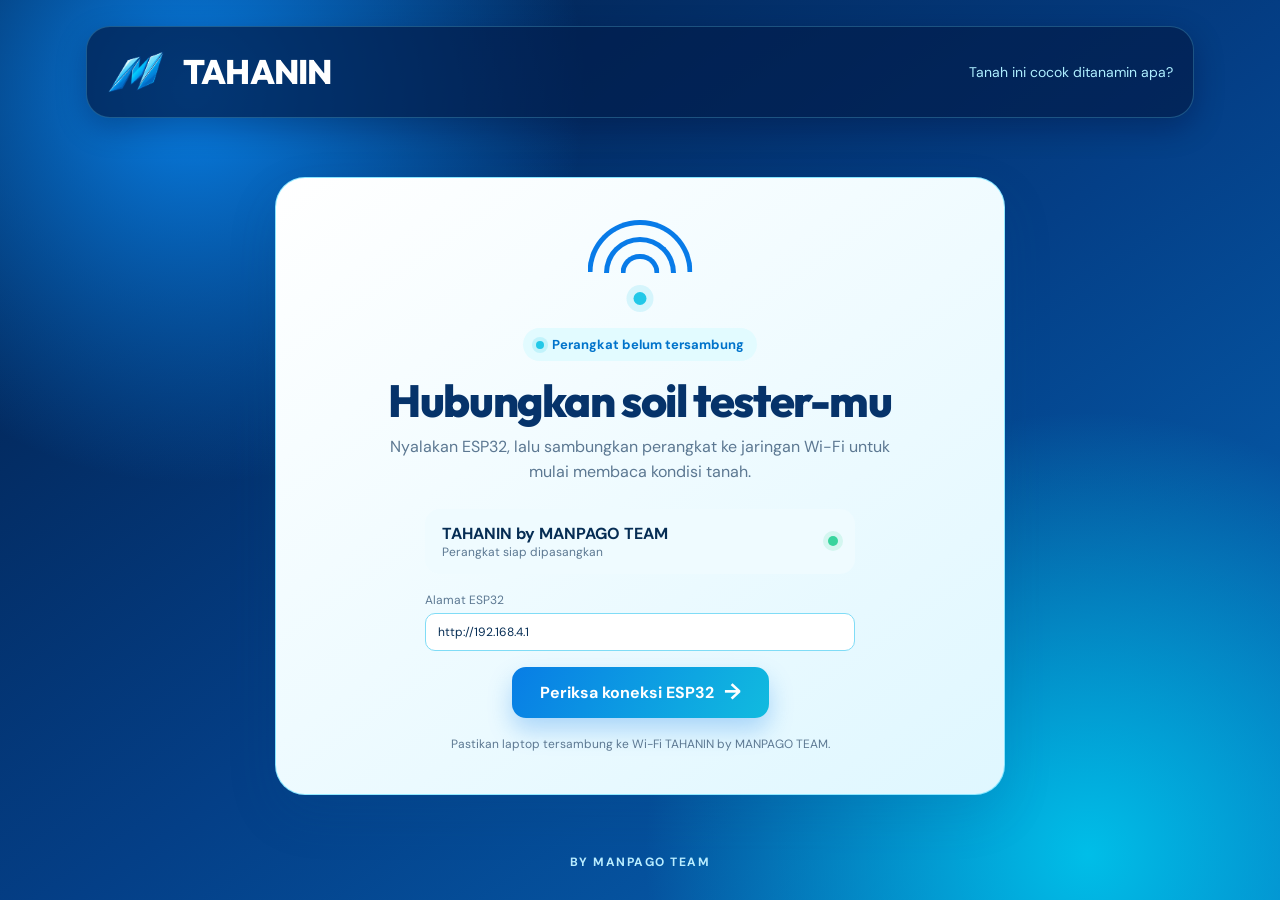
<file: index.html>
<!DOCTYPE html>
<html lang="id">
<head><meta charset="UTF-8" /><meta name="viewport" content="width=device-width, initial-scale=1.0" /><title>TAHANIN</title><link rel="stylesheet" href="styles.css" /></head>
<body>
  <div class="app-shell">
    <header class="topbar"><div class="logo" aria-label="Logo TAHANIN">TH</div><div class="title">TAHANIN</div><div class="subtitle">Tanah ini cocok ditanamin apa?</div></header>
    <main class="connect-page">
      <section class="connect-card" id="connectionCard">
        <div class="wifi-orb"><span></span><span></span><span></span><i></i></div><span class="eyebrow">Perangkat belum tersambung</span><h1>Hubungkan soil tester-mu</h1><p>Nyalakan ESP32, lalu sambungkan perangkat ke jaringan Wi-Fi untuk mulai membaca kondisi tanah.</p>
        <div class="network-row"><div><strong>TAHANIN by MANPAGO TEAM</strong><small>Perangkat siap dipasangkan</small></div><span class="status-dot"></span></div><label class="esp32-address" for="esp32Address">Alamat ESP32<input id="esp32Address" type="url" inputmode="url" placeholder="http://192.168.4.1" autocomplete="off"></label><button class="continue-button" id="connectButton" type="button">Periksa koneksi ESP32</button><small class="connect-note" id="connectNote">Pastikan laptop tersambung ke Wi-Fi TAHANIN by MANPAGO TEAM.</small>
      </section>
      <section class="mode-picker is-hidden" id="modePicker"><span class="eyebrow">Perangkat terhubung</span><h1>Apa yang ingin kamu lakukan?</h1><p>Pilih alur sesuai kebutuhanmu.</p><div class="cards compact-cards"><a class="card" href="analysis.html"><div class="card-icon">⌁</div><div class="card-title">Analisis Tanaman</div><div class="card-text">Dapatkan 5 rekomendasi tanaman yang cocok untuk tanahmu.</div><span class="card-link">Mulai analisis →</span></a><a class="card" href="guide.html"><div class="card-icon">✦</div><div class="card-title">Panduan Tanaman</div><div class="card-text">Temukan panduan perawatan yang sesuai kondisi tanahmu.</div><span class="card-link">Cari panduan →</span></a></div></section>
    </main><footer class="footer">BY MANPAGO TEAM</footer>
  </div>
  <script src="esp32-api.js"></script>
  <script>
    const button = document.getElementById('connectButton');
    const address = document.getElementById('esp32Address');
    const note = document.getElementById('connectNote');
    address.value = getEsp32BaseUrl();

    button.addEventListener('click', async () => {
      try {
        setEsp32BaseUrl(address.value);
      } catch (error) {
        note.textContent = error.message;
        return;
      }
      button.textContent = 'Memeriksa ESP32...';
      button.disabled = true;
      note.textContent = 'Menghubungi API ESP32...';
      try {
        await checkEsp32();
        document.getElementById('connectionCard').classList.add('is-hidden');
        document.getElementById('modePicker').classList.remove('is-hidden');
      } catch (error) {
        button.textContent = 'Coba periksa lagi';
        button.disabled = false;
        note.textContent = `ESP32 tidak merespons di ${getEsp32BaseUrl()}/api/status. Pastikan alamat IP dan endpoint API benar.`;
        console.error('Pengecekan ESP32 gagal:', error);
      }
    });
  </script>
</body>
</html>
</file>
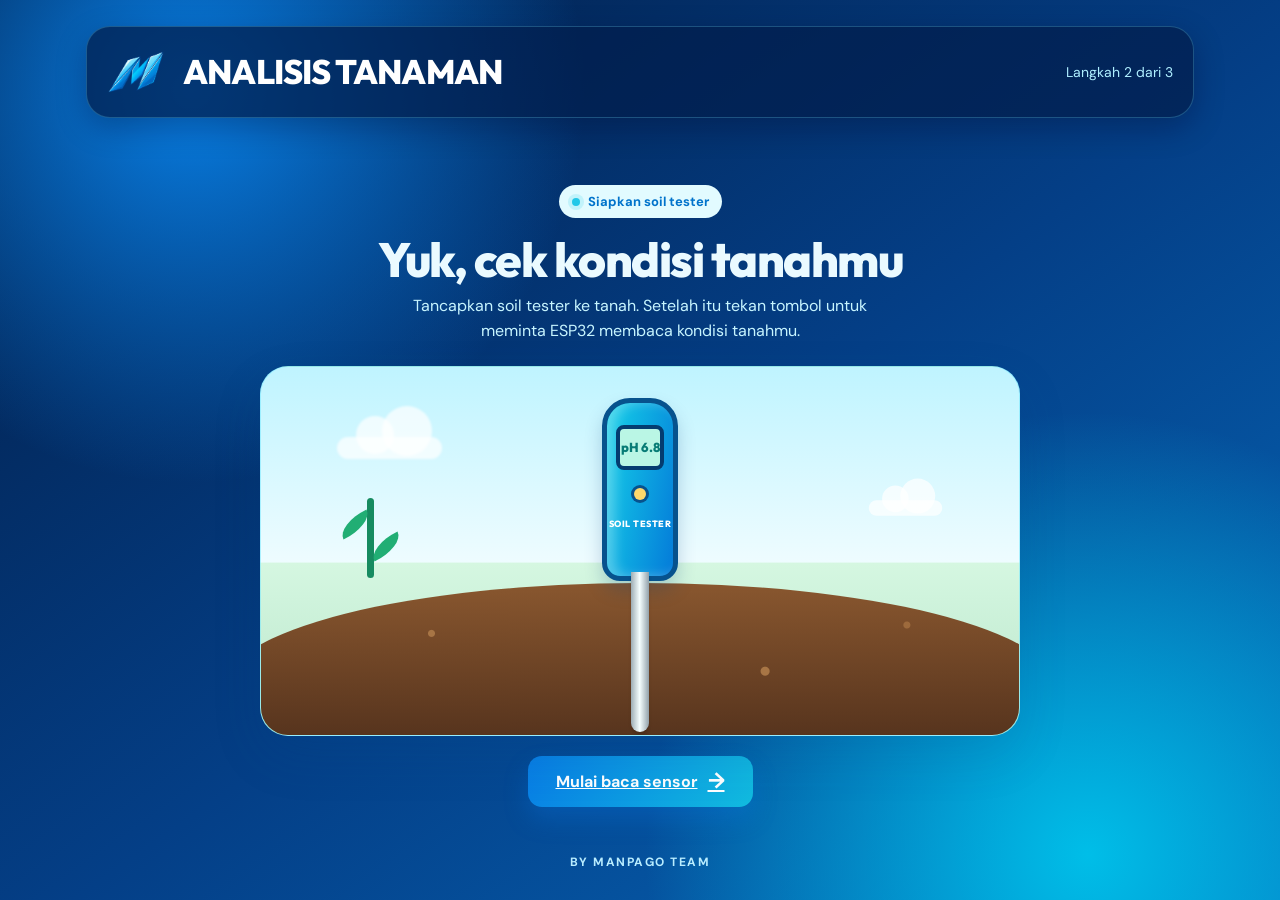
<file: analysis.html>
<!DOCTYPE html>
<html lang="id">
<head><meta charset="UTF-8"><meta name="viewport" content="width=device-width, initial-scale=1.0"><title>Analisis Tanah | TAHANIN</title><link rel="stylesheet" href="styles.css"></head>
<body class="test-page">
  <div class="app-frame">
    <header class="topbar"><a class="logo" href="index.html" aria-label="Kembali ke beranda">TH</a><div class="title">ANALISIS TANAMAN</div><div class="subtitle">Langkah 2 dari 3</div></header>
    <main class="test-hero"><section class="test-panel">
      <span class="eyebrow">Siapkan soil tester</span>
      <h1>Yuk, cek kondisi tanahmu</h1>
      <p>Tancapkan soil tester ke tanah. Setelah itu tekan tombol untuk meminta ESP32 membaca kondisi tanahmu.</p>
      <div class="soil-scene" aria-label="Animasi soil tester ditancapkan ke tanah"><div class="cloud one"></div><div class="cloud two"></div><div class="plant"></div><div class="tester"><div class="tester-body"><div class="tester-screen"></div><div class="tester-dot"></div><div class="tester-label">SOIL TESTER</div></div><div class="tester-prong"></div></div><div class="impact"></div><div class="soil"></div></div>
      <a class="continue-button" href="loading.html?mode=analysis">Mulai baca sensor</a>
    </section></main>
    <footer class="footer">BY MANPAGO TEAM</footer>
  </div>
</body>
</html>
</file>
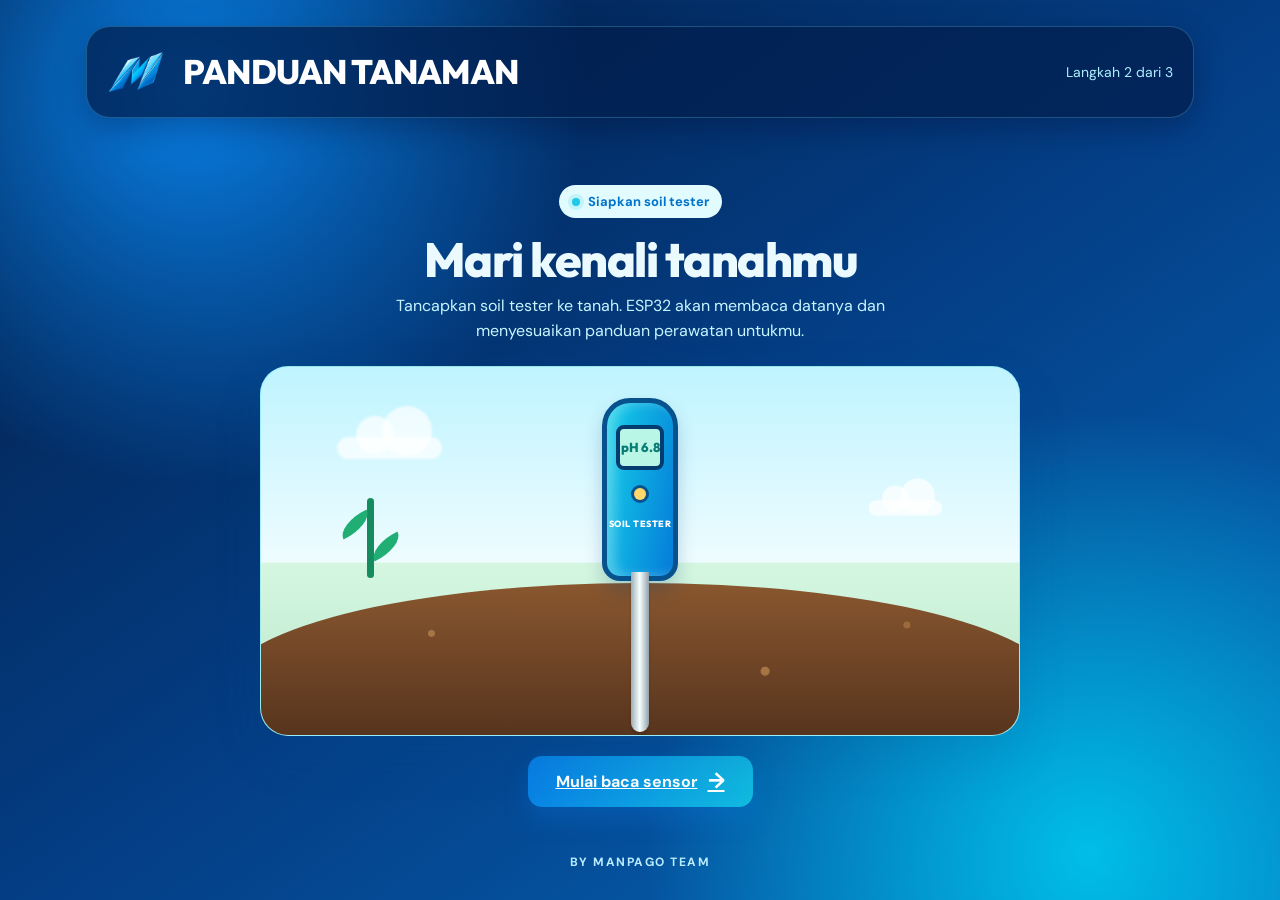
<file: guide.html>
<!DOCTYPE html>
<html lang="id">
<head><meta charset="UTF-8"><meta name="viewport" content="width=device-width, initial-scale=1.0"><title>Panduan Tanaman | TAHANIN</title><link rel="stylesheet" href="styles.css"></head>
<body class="test-page">
  <div class="app-frame">
    <header class="topbar"><a class="logo" href="index.html" aria-label="Kembali ke beranda">TH</a><div class="title">PANDUAN TANAMAN</div><div class="subtitle">Langkah 2 dari 3</div></header>
    <main class="test-hero"><section class="test-panel">
      <span class="eyebrow">Siapkan soil tester</span>
      <h1>Mari kenali tanahmu</h1>
      <p>Tancapkan soil tester ke tanah. ESP32 akan membaca datanya dan menyesuaikan panduan perawatan untukmu.</p>
      <div class="soil-scene" aria-label="Animasi soil tester ditancapkan ke tanah"><div class="cloud one"></div><div class="cloud two"></div><div class="plant"></div><div class="tester"><div class="tester-body"><div class="tester-screen"></div><div class="tester-dot"></div><div class="tester-label">SOIL TESTER</div></div><div class="tester-prong"></div></div><div class="impact"></div><div class="soil"></div></div>
      <a class="continue-button" href="loading.html?mode=guide">Mulai baca sensor</a>
    </section></main>
    <footer class="footer">BY MANPAGO TEAM</footer>
  </div>
</body>
</html>
</file>
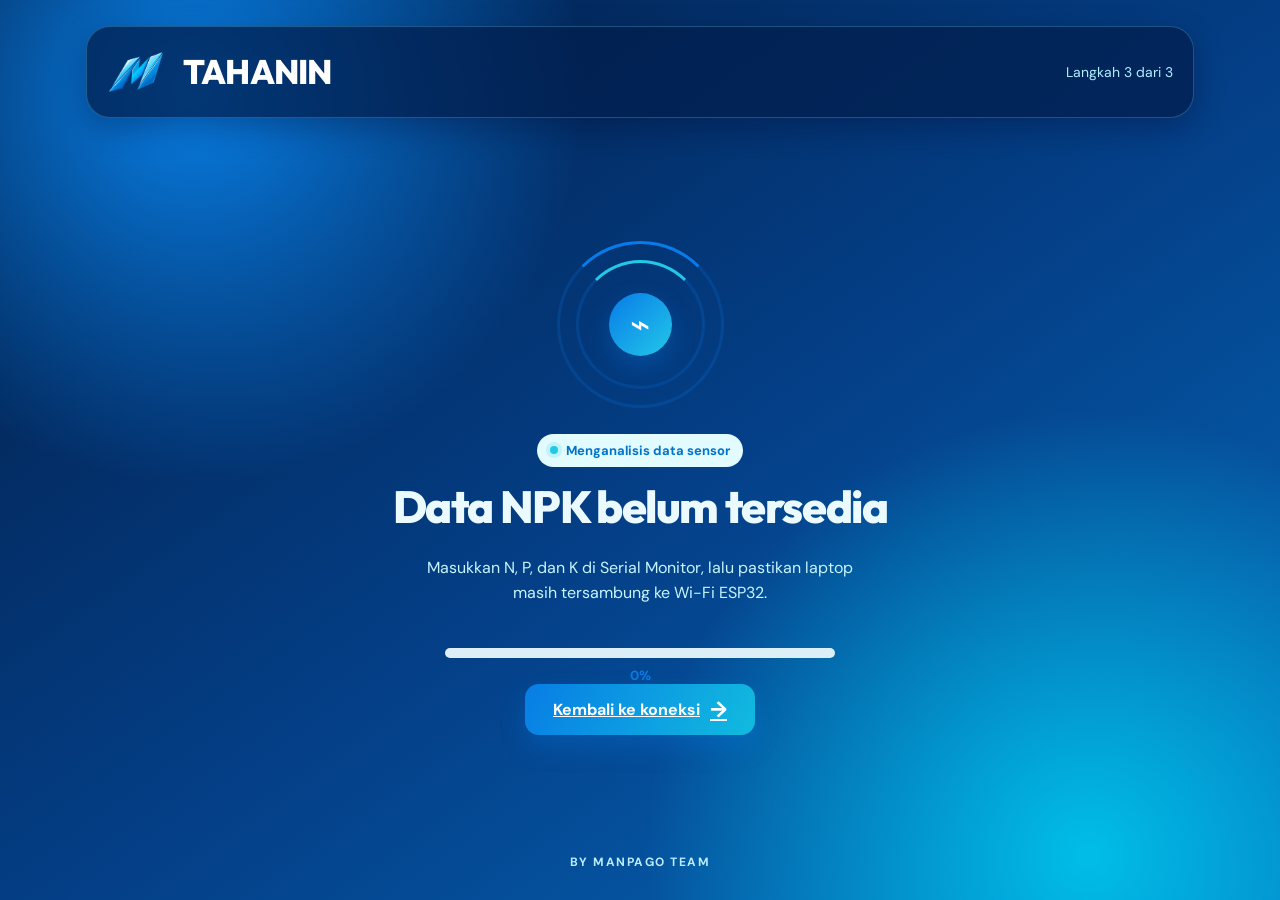
<file: loading.html>
<!DOCTYPE html>
<html lang="id">
<head>
  <meta charset="UTF-8">
  <meta name="viewport" content="width=device-width, initial-scale=1.0">
  <title>Memproses | TAHANIN</title>
  <link rel="stylesheet" href="styles.css">
</head>
<body>
  <div class="app-frame">
    <header class="topbar"><a class="logo" href="index.html" aria-label="Kembali">TH</a><div class="title">TAHANIN</div><div class="subtitle">Langkah 3 dari 3</div></header>
    <main class="loading-page">
      <div class="loading-visual"><div class="scan-ring"></div><div class="scan-ring ring-two"></div><div class="scan-core">⌁</div></div>
      <span class="eyebrow">Menganalisis data sensor</span>
      <h1 id="loadingTitle">Mencocokkan tanaman terbaik</h1>
      <p id="loadingText">Kami sedang membaca pH, nitrogen, fosfor, dan kalium dari tanahmu.</p>
      <div class="progress-track"><span id="progressBar"></span></div>
      <small id="progressNumber">0%</small>
    </main>
    <footer class="footer">BY MANPAGO TEAM</footer>
  </div>
  <script src="esp32-api.js"></script>
  <script>
    const mode = new URLSearchParams(location.search).get('mode') === 'guide' ? 'guide' : 'analysis';
    const copy = mode === 'guide'
      ? ['Mencari panduan terbaik', 'Kami sedang menyesuaikan panduan perawatan dengan data tanahmu.']
      : ['Mencocokkan tanaman terbaik', 'Kami sedang membaca pH, nitrogen, fosfor, dan kalium dari tanahmu.'];
    const title = document.getElementById('loadingTitle');
    const text = document.getElementById('loadingText');
    const bar = document.getElementById('progressBar');
    const number = document.getElementById('progressNumber');
    const setProgress = value => { bar.style.width = `${value}%`; number.textContent = `${value}%`; };

    title.textContent = copy[0];
    text.textContent = 'Masukkan nilai N, P, lalu K pada Serial Monitor ESP32.';
    setProgress(15);

    waitForEsp32Result(() => {
      text.textContent = 'Menunggu data NPK dari Serial Monitor...';
      setProgress(55);
    }).then(data => {
      localStorage.setItem('esp32Readings', JSON.stringify(data));
      setProgress(100);
      setTimeout(() => { location.href = `result.html?mode=${mode}`; }, 300);
    }).catch(() => {
      title.textContent = 'Data NPK belum tersedia';
      text.textContent = 'Masukkan N, P, dan K di Serial Monitor, lalu pastikan laptop masih tersambung ke Wi-Fi ESP32.';
      setProgress(0);
      const retry = document.createElement('a');
      retry.className = 'continue-button';
      retry.href = 'index.html';
      retry.textContent = 'Kembali ke koneksi';
      document.querySelector('.loading-page').appendChild(retry);
    });
  </script>
</body>
</html>
</file>
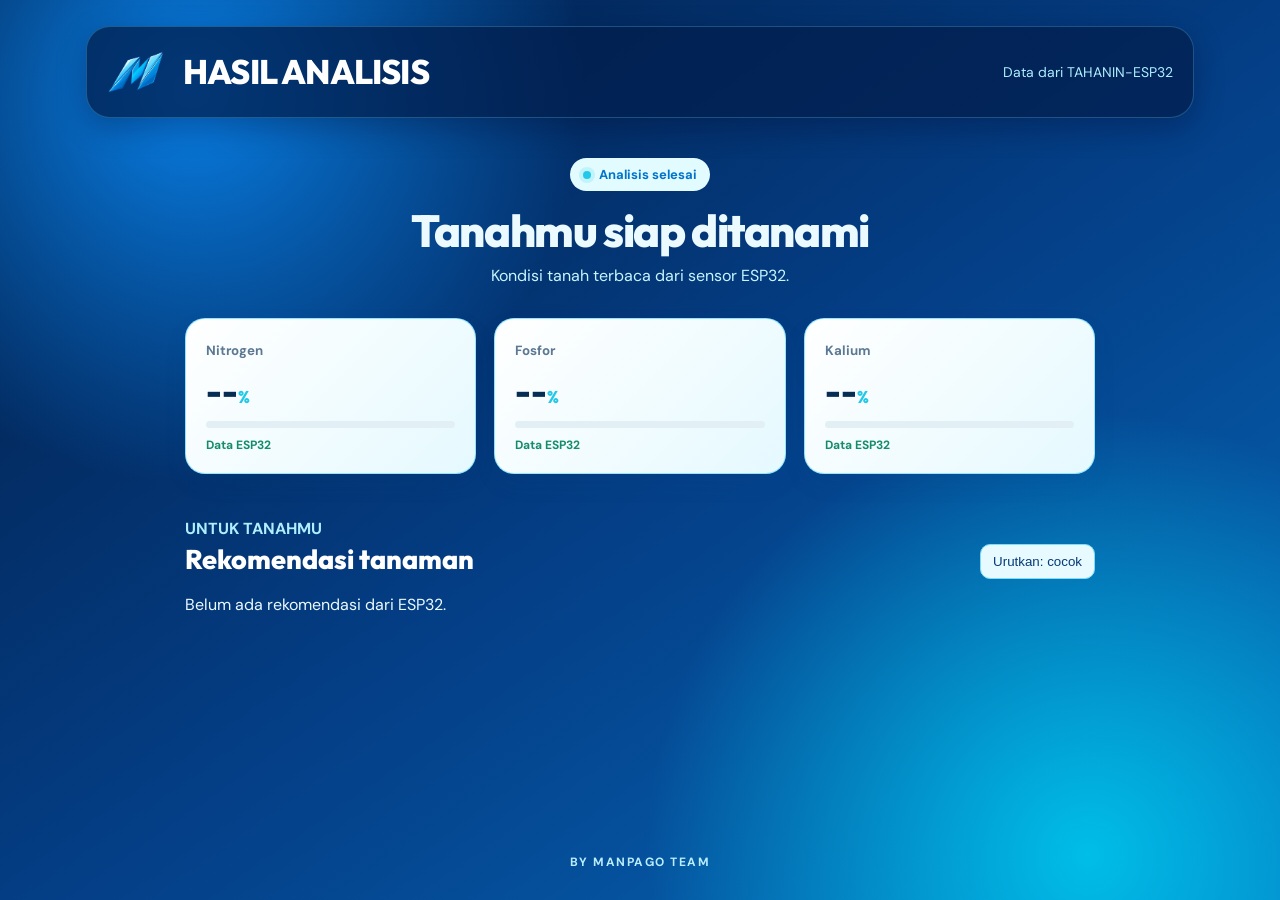
<file: result.html>
<!DOCTYPE html>
<html lang="id">
<head>
  <meta charset="UTF-8">
  <meta name="viewport" content="width=device-width, initial-scale=1.0">
  <title>Hasil Tanah | TAHANIN</title>
  <link rel="stylesheet" href="styles.css">
</head>
<body>
  <div class="app-frame result-frame">
    <header class="topbar"><a class="logo" href="index.html">TH</a><div class="title" id="resultTopTitle">HASIL ANALISIS</div><div class="subtitle">Data dari TAHANIN-ESP32</div></header>
    <main class="result-page">
      <section class="result-intro"><span class="eyebrow" id="resultEyebrow">Analisis selesai</span><h1 id="resultTitle">Tanahmu siap ditanami</h1><p id="resultText">Kondisi tanah terbaca dari sensor ESP32.</p></section>
      <section class="metric-grid">
        <article><small>Nitrogen</small><strong id="nitrogenValue">--<span>%</span></strong><div class="meter"><i id="nitrogenMeter" style="width:0%"></i></div><em>Data ESP32</em></article>
        <article><small>Fosfor</small><strong id="phosphorusValue">--<span>%</span></strong><div class="meter"><i id="phosphorusMeter" style="width:0%"></i></div><em>Data ESP32</em></article>
        <article><small>Kalium</small><strong id="potassiumValue">--<span>%</span></strong><div class="meter"><i id="potassiumMeter" style="width:0%"></i></div><em>Data ESP32</em></article>
      </section>
      <section id="recommendations"><div class="section-heading"><div><span>UNTUK TANAHMU</span><h2>Rekomendasi tanaman</h2></div><button class="filter-button" type="button">Urutkan: cocok</button></div><div class="plant-list" id="plantList"></div></section>
      <section class="guide-result is-hidden" id="guideResult"><h2>Panduan untuk kondisi tanahmu</h2><div class="guide-steps"><article><b>01</b><div><h3>Perbaiki fosfor</h3><p>Tambahkan kompos matang sebelum penanaman.</p></div></article><article><b>02</b><div><h3>Jaga kelembapan</h3><p>Siram rutin pagi hari, tanpa membuat tanah tergenang.</p></div></article><article><b>03</b><div><h3>Mulai tanam</h3><p>Pilih cabai atau tomat dan beri jarak tanam yang cukup.</p></div></article></div></section>
    </main>
    <footer class="footer">BY MANPAGO TEAM</footer>
  </div>
  <script>
    const readings = JSON.parse(localStorage.getItem('esp32Readings') || '{}');
    [['nitrogen', readings.nitrogen], ['phosphorus', readings.phosphorus], ['potassium', readings.potassium]].forEach(([name, value]) => {
      if (value === undefined) return;
      document.getElementById(`${name}Value`).firstChild.textContent = value;
      document.getElementById(`${name}Meter`).style.width = `${Math.max(0, Math.min(100, Number(value)))}%`;
    });
    const plantList = document.getElementById('plantList');
    const icons = ['☘', '♣', '✿', '❋', '♠'];
    const avatarClasses = ['leaf', 'sprout', 'herb'];
    const recommendations = Array.isArray(readings.recommendations) ? readings.recommendations : [];
    if (recommendations.length) {
      recommendations.forEach((recommendation, index) => {
        const item = document.createElement('article');
        const rank = document.createElement('b');
        const avatar = document.createElement('div');
        const content = document.createElement('div');
        const name = document.createElement('h3');
        const description = document.createElement('p');
        const match = document.createElement('span');
        rank.textContent = String(recommendation.rank || index + 1).padStart(2, '0');
        avatar.className = `plant-avatar ${avatarClasses[index % avatarClasses.length]}`;
        avatar.textContent = icons[index % icons.length];
        name.textContent = recommendation.plant || 'Tanaman tanpa nama';
        description.textContent = 'Rekomendasi berdasarkan kecocokan data NPK dari ESP32.';
        match.className = 'match';
        match.textContent = `${Math.round(Number(recommendation.percentage) || 0)}% cocok`;
        content.append(name, description);
        item.append(rank, avatar, content, match);
        plantList.appendChild(item);
      });
    } else {
      plantList.textContent = 'Belum ada rekomendasi dari ESP32.';
    }
    if (new URLSearchParams(location.search).get('mode') === 'guide') {
      document.getElementById('resultTopTitle').textContent = 'PANDUAN TANAMAN';
      document.getElementById('resultEyebrow').textContent = 'Panduan ditemukan';
      document.getElementById('resultTitle').textContent = 'Perawatan yang sesuai untukmu';
      document.getElementById('resultText').textContent = 'Berikut langkah perawatan berdasarkan kondisi tanah yang terbaca.';
      document.getElementById('recommendations').classList.add('is-hidden');
      document.getElementById('guideResult').classList.remove('is-hidden');
    }
  </script>
</body>
</html>
</file>
<file: styles.css>
@import url("https://fonts.googleapis.com/css2?family=DM+Sans:wght@400;500;600;700&family=Outfit:wght@600;700;800&display=swap");

:root { --navy:#062d54; --blue:#087be8; --cyan:#22c8e8; --muted:#5c7892; --soil:#744927; --soil-dark:#442717; --shadow:0 20px 50px rgba(3,72,130,.14); }
* { box-sizing:border-box; }
.esp32-address { display:block; max-width:430px; margin:0 auto 16px; color:var(--muted); font-size:12px; text-align:left; }
.esp32-address input { box-sizing:border-box; display:block; width:100%; margin-top:5px; padding:10px 12px; border:1px solid #80dcf6; border-radius:10px; color:var(--navy); background:#fff; font:inherit; }
body { margin:0; min-height:100vh; color:#eafaff; font-family:"DM Sans",Arial,sans-serif; background:radial-gradient(circle at 15% 10%,#087fe5 0,transparent 29%),radial-gradient(circle at 85% 95%,#00bee8 0,transparent 32%),linear-gradient(145deg,#021b43 0%,#043f87 53%,#0668b9 100%); }
.app-shell,.app-frame { width:min(1180px,calc(100% - 48px)); min-height:100vh; margin:auto; padding:26px 36px 30px; display:flex; flex-direction:column; }
.topbar { display:flex; align-items:center; gap:18px; padding:16px 20px; border:1px solid rgba(112,222,255,.25); border-radius:24px; background:rgba(2,30,77,.74); box-shadow:0 10px 30px rgba(0,8,42,.3); }
.logo { position:relative; width:52px; height:52px; flex:0 0 auto; overflow:hidden; color:transparent; display:grid; place-items:center; text-decoration:none; }.logo::before { content:""; width:44px; height:48px; background:linear-gradient(135deg,#efffff 0%,#73eaff 18%,#008eea 47%,#004599 100%); clip-path:polygon(54% 0,100% 0,64% 36%,92% 36%,24% 100%,42% 53%,10% 53%); filter:drop-shadow(0 0 4px #1cd7ff); }.logo::after { content:""; position:absolute; inset:5px; opacity:.9; background:linear-gradient(135deg,transparent 40%,rgba(255,255,255,.55) 42%,transparent 46%); clip-path:polygon(54% 0,100% 0,64% 36%,92% 36%,24% 100%,42% 53%,10% 53%); }
.title { color:#fff; font:800 clamp(23px,3vw,34px)/1 Outfit,sans-serif; letter-spacing:-.8px; }.subtitle { margin-left:auto; color:#aeeeff; font-size:14px; text-align:right; }
.cards { display:flex; gap:26px; justify-content:center; align-items:stretch; padding:84px 0 46px; flex-wrap:wrap; }.card { width:min(450px,100%); min-height:310px; padding:42px 36px; border:1px solid rgba(8,123,232,.13); border-radius:28px; color:var(--navy); text-align:center; text-decoration:none; background:rgba(255,255,255,.9); box-shadow:var(--shadow); transition:transform .25s ease,box-shadow .25s ease; }.card:hover { transform:translateY(-7px); box-shadow:0 26px 54px rgba(3,72,130,.2); }.card-title { font:800 clamp(27px,3vw,36px)/1.1 Outfit,sans-serif; margin-bottom:20px; }.card-text { color:var(--muted); font-size:17px; line-height:1.6; }.footer { margin-top:auto; text-align:center; color:#6d89a2; font-size:12px; font-weight:700; letter-spacing:1.5px; }
.test-page { overflow:hidden; }.test-page .app-frame { min-height:100vh; }.test-hero { flex:1; width:100%; display:grid; place-items:center; padding:45px 0 25px; }.test-panel { width:min(760px,100%); text-align:center; }.eyebrow { display:inline-flex; align-items:center; gap:8px; padding:8px 13px; border-radius:999px; color:#0872c8; background:#dff8ff; font-size:13px; font-weight:700; }.eyebrow::before { content:""; width:8px; height:8px; border-radius:50%; background:var(--cyan); box-shadow:0 0 0 4px rgba(34,200,232,.17); }.test-panel h1 { margin:15px 0 8px; font:800 clamp(30px,4.5vw,48px)/1.1 Outfit,sans-serif; letter-spacing:-1.5px; }.test-panel>p { margin:0 auto; max-width:510px; color:var(--muted); font-size:16px; line-height:1.55; }
.soil-scene { position:relative; height:370px; margin:22px auto 20px; overflow:hidden; border-radius:28px; background:linear-gradient(180deg,#bff4ff 0%,#eefcff 53%,#d5f7e1 53.3%,#b9e5ca 100%); box-shadow:var(--shadow); }.cloud { position:absolute; width:105px; height:22px; border-radius:30px; background:rgba(255,255,255,.7); filter:blur(1px); }.cloud::before,.cloud::after { content:""; position:absolute; border-radius:50%; background:inherit; }.cloud::before { width:38px; height:38px; left:19px; bottom:5px; }.cloud::after { width:50px; height:50px; left:45px; bottom:3px; }.cloud.one { top:70px; left:10%; }.cloud.two { top:130px; right:8%; transform:scale(.7); }.plant { position:absolute; bottom:157px; left:14%; width:7px; height:80px; border-radius:8px; background:#168b60; }.plant::before,.plant::after { content:""; position:absolute; width:34px; height:17px; border-radius:100% 0 100% 0; background:#21ae74; }.plant::before { right:2px; top:18px; transform:rotate(-26deg); }.plant::after { left:2px; top:40px; transform:rotate(154deg); }.soil { position:absolute; z-index:2; left:-5%; right:-5%; bottom:-58px; height:210px; border-radius:50% 50% 0 0; background:radial-gradient(circle at 25% 24%,#a77545 0 3px,transparent 4px),radial-gradient(circle at 65% 42%,#a77545 0 4px,transparent 5px),radial-gradient(circle at 82% 20%,#9d6a3c 0 3px,transparent 4px),linear-gradient(180deg,#89572f,var(--soil-dark)); }
.tester { position:absolute; z-index:3; left:50%; top:31px; width:112px; height:313px; transform:translateX(-50%); animation:probe 2.8s cubic-bezier(.56,.03,.29,1) infinite; transform-origin:50% 100%; }.tester-body { position:absolute; top:0; left:18px; width:76px; height:183px; padding-top:22px; border:5px solid #07528d; border-radius:28px 28px 18px 18px; background:linear-gradient(100deg,#15d0e8,#047bd9); box-shadow:inset 8px 0 12px rgba(255,255,255,.28),0 10px 18px rgba(0,62,119,.22); }.tester-screen { width:48px; height:45px; margin:auto; border:4px solid #043c70; border-radius:8px; background:#baf6e5; color:#087c76; display:grid; place-items:center; font:800 13px Outfit,sans-serif; }.tester-screen::after { content:"pH 6.8"; }.tester-dot { width:12px; height:12px; margin:18px auto; border-radius:50%; background:#ffd86b; box-shadow:0 0 0 3px #07528d; }.tester-label { text-align:center; color:#fff; font:800 9px Outfit,sans-serif; letter-spacing:.5px; }.tester-prong { position:absolute; top:174px; left:47px; width:18px; height:160px; border-radius:0 0 14px 14px; background:linear-gradient(90deg,#9dadb4,#f6ffff 48%,#92a1aa); box-shadow:0 4px 3px rgba(0,0,0,.12); }.impact { position:absolute; z-index:4; top:300px; left:50%; width:120px; height:24px; transform:translateX(-50%); border-radius:50%; border:4px solid rgba(185,112,55,.75); opacity:0; animation:impact 2.8s ease-out infinite; }
@keyframes probe { 0%,15% { transform:translate(-50%,-25px) rotate(-4deg); } 48%,85% { transform:translate(-50%,39px) rotate(1deg); } 100% { transform:translate(-50%,-25px) rotate(-4deg); } } @keyframes impact { 0%,43% { opacity:0; transform:translateX(-50%) scale(.35); } 51% { opacity:1; } 78% { opacity:0; transform:translateX(-50%) scale(1.35); } 100% { opacity:0; } }
.continue-button { display:inline-flex; align-items:center; justify-content:center; gap:10px; min-width:190px; padding:15px 28px; border:0; border-radius:14px; color:#fff; background:linear-gradient(120deg,#087de5,#11bbdf); box-shadow:0 12px 24px rgba(8,123,232,.28); cursor:pointer; font:700 16px "DM Sans",sans-serif; transition:transform .2s,box-shadow .2s; }.continue-button::after { content:"→"; font-size:22px; line-height:12px; }.continue-button:hover { transform:translateY(-3px); box-shadow:0 16px 30px rgba(8,123,232,.36); }
@media(max-width:680px) { .app-shell,.app-frame { width:100%; padding:16px; }.topbar { padding:12px; gap:12px; }.logo { width:44px; height:44px; border-radius:13px; font-size:15px; }.title { font-size:20px; }.subtitle { display:none; }.cards { padding:45px 0; }.card { min-height:260px; padding:32px 24px; }.soil-scene { height:330px; border-radius:22px; }.test-hero { padding-top:34px; }.test-panel h1 { font-size:32px; } } @media(prefers-reduced-motion:reduce) { .tester,.impact { animation:none; } }

.is-hidden { display:none !important; }.connect-page { flex:1; display:grid; place-items:center; padding:35px 0; }.connect-card,.mode-picker { width:min(730px,100%); text-align:center; }.connect-card { padding:42px; border:1px solid rgba(8,123,232,.14); border-radius:30px; background:rgba(255,255,255,.86); box-shadow:var(--shadow); }.connect-card h1,.mode-picker h1,.loading-page h1,.result-intro h1 { margin:15px 0 9px; font:800 clamp(30px,4vw,45px)/1.1 Outfit,sans-serif; letter-spacing:-1.4px; }.connect-card>p,.mode-picker>p { max-width:500px; margin:0 auto 22px; color:var(--muted); line-height:1.55; }.wifi-orb { position:relative; width:112px; height:86px; margin:0 auto 22px; }.wifi-orb span { position:absolute; left:50%; border:5px solid var(--blue); border-bottom:0; border-radius:100px 100px 0 0; transform:translateX(-50%); }.wifi-orb span:nth-child(1) { width:105px;height:52px;top:0; }.wifi-orb span:nth-child(2) { width:72px;height:36px;top:17px; }.wifi-orb span:nth-child(3) { width:39px;height:19px;top:34px; }.wifi-orb i { position:absolute; left:50%; bottom:1px; width:13px;height:13px; border-radius:50%; background:var(--cyan); transform:translateX(-50%); box-shadow:0 0 0 7px rgba(34,200,232,.15); }.network-row { max-width:430px; margin:24px auto 18px; padding:14px 17px; display:flex; justify-content:space-between; align-items:center; text-align:left; border-radius:15px; background:#effbff; }.network-row strong,.network-row small { display:block; }.network-row small,.connect-note { color:var(--muted); font-size:12px; }.status-dot { width:10px;height:10px;border-radius:50%;background:#38d49d;box-shadow:0 0 0 5px rgba(56,212,157,.15); }.connect-note { display:block; margin-top:18px; }.compact-cards { padding:30px 0; }.compact-cards .card { min-height:250px; }.card-icon { width:48px;height:48px; margin:0 auto 15px; display:grid;place-items:center; border-radius:14px; color:#087de5;background:#def8ff;font-size:28px; }.card-link { display:block;margin-top:20px;color:#087de5;font-weight:700; }
.loading-page { flex:1; width:min(600px,100%); margin:auto; display:flex; flex-direction:column; align-items:center; justify-content:center; text-align:center; }.loading-page p { max-width:430px;color:var(--muted);line-height:1.55; }.loading-visual { position:relative;width:175px;height:175px;margin-bottom:22px; }.scan-ring { position:absolute;inset:4px;border:3px solid rgba(8,123,232,.2);border-top-color:var(--blue);border-radius:50%;animation:spin 1.4s linear infinite; }.ring-two { inset:23px;border-top-color:var(--cyan);animation-direction:reverse;animation-duration:1s; }.scan-core { position:absolute;inset:56px;display:grid;place-items:center;border-radius:50%;color:#fff;background:linear-gradient(135deg,var(--blue),var(--cyan));font-size:34px;box-shadow:0 10px 25px rgba(8,123,232,.3); }.progress-track { width:min(390px,90vw);height:10px;margin-top:26px;overflow:hidden;border-radius:20px;background:#dceff7; }.progress-track span { display:block;width:0;height:100%;border-radius:inherit;background:linear-gradient(90deg,var(--blue),var(--cyan));transition:width .12s linear; }.loading-page small { margin-top:9px;color:#087de5;font-weight:700; }@keyframes spin { to { transform:rotate(360deg); } }
.result-page { width:min(910px,100%); margin:40px auto; }.result-intro { text-align:center; }.result-intro p { max-width:550px;margin:0 auto;color:var(--muted); }.metric-grid { display:grid;grid-template-columns:repeat(3,1fr);gap:18px;margin:32px 0 44px; }.metric-grid article { padding:20px;border:1px solid rgba(8,123,232,.12);border-radius:20px;background:#fff;box-shadow:0 10px 25px rgba(3,72,130,.07); }.metric-grid small,.section-heading span { color:var(--muted);font-weight:700; }.metric-grid strong { display:block;margin:9px 0;font:800 34px Outfit,sans-serif; }.metric-grid strong span { font-size:17px;color:var(--cyan); }.meter { height:7px;border-radius:10px;background:#e2f0f5;overflow:hidden; }.meter i { display:block;height:100%;border-radius:inherit;background:linear-gradient(90deg,var(--blue),var(--cyan)); }.metric-grid em { display:block;margin-top:9px;color:#148c6c;font-size:12px;font-style:normal;font-weight:700; }.section-heading { display:flex;align-items:end;justify-content:space-between;margin-bottom:15px; }.section-heading h2,.guide-result h2 { margin:3px 0;font:800 27px Outfit,sans-serif; }.filter-button { padding:9px 12px;border:1px solid #cae4ee;border-radius:10px;color:var(--navy);background:#fff; }.plant-list,.guide-steps { display:grid;gap:11px; }.plant-list article,.guide-steps article { display:flex;align-items:center;gap:16px;padding:15px 18px;border:1px solid rgba(8,123,232,.12);border-radius:17px;background:rgba(255,255,255,.88); }.plant-list article>b,.guide-steps article>b { color:#87adc0;font:800 14px Outfit,sans-serif; }.plant-avatar { width:42px;height:42px;display:grid;place-items:center;border-radius:13px;background:#ddf8e9;font-size:22px; }.plant-avatar.sprout { background:#e1f5ff; }.plant-avatar.herb { background:#fff1d5; }.plant-list h3,.guide-steps h3 { margin:0 0 3px;font:700 16px Outfit,sans-serif; }.plant-list p,.guide-steps p { margin:0;color:var(--muted);font-size:13px; }.match { margin-left:auto;padding:7px 10px;border-radius:20px;color:#168b60;background:#e4f8ed;font-size:12px;font-weight:700;white-space:nowrap; }.guide-result { margin-top:40px; }.guide-steps article>b { width:30px;height:30px;display:grid;place-items:center;border-radius:50%;color:#087de5;background:#def8ff; }
@media(max-width:680px) { .connect-card { padding:28px 20px; }.metric-grid { grid-template-columns:1fr; margin-bottom:32px; }.section-heading { align-items:start;gap:12px; }.filter-button { font-size:11px; }.plant-list article { gap:10px;padding:12px; }.plant-list p { display:none; }.match { padding:6px 7px;font-size:10px; } }

/* Blue-first TAHANIN theme */
.connect-card { color:var(--navy); background:linear-gradient(145deg,#ffffff,#dff7ff); border-color:rgba(59,215,255,.55); }.connect-card h1 { color:#06336a; }.test-panel>p,.loading-page p,.result-intro p { color:#c7f5ff; }.metric-grid article,.plant-list article,.guide-steps article { color:var(--navy); background:linear-gradient(135deg,#fff,#e5f9ff); border-color:rgba(52,206,255,.5); }.section-heading span { color:#aeeeff; }.section-heading h2,.guide-result h2 { color:#fff; }.filter-button { color:#063a76; border-color:#80dcf6; background:#e6faff; }.footer { color:#b9edff; }.card { border-color:rgba(98,221,255,.38); background:linear-gradient(145deg,rgba(255,255,255,.97),#d9f7ff); }.card:hover { box-shadow:0 26px 54px rgba(0,4,39,.45); }.soil-scene { border:1px solid rgba(121,233,255,.55); }.eyebrow { color:#0073cb; background:#e2fbff; }

/* Logo asli dari asset image.png. Mode screen membuat latar hitam menyatu pada header biru. */
.logo { width:58px; height:58px; background:url("image.png") center/100% 100% no-repeat; mix-blend-mode:screen; }
.logo::before,.logo::after { display:none; }
</file>
